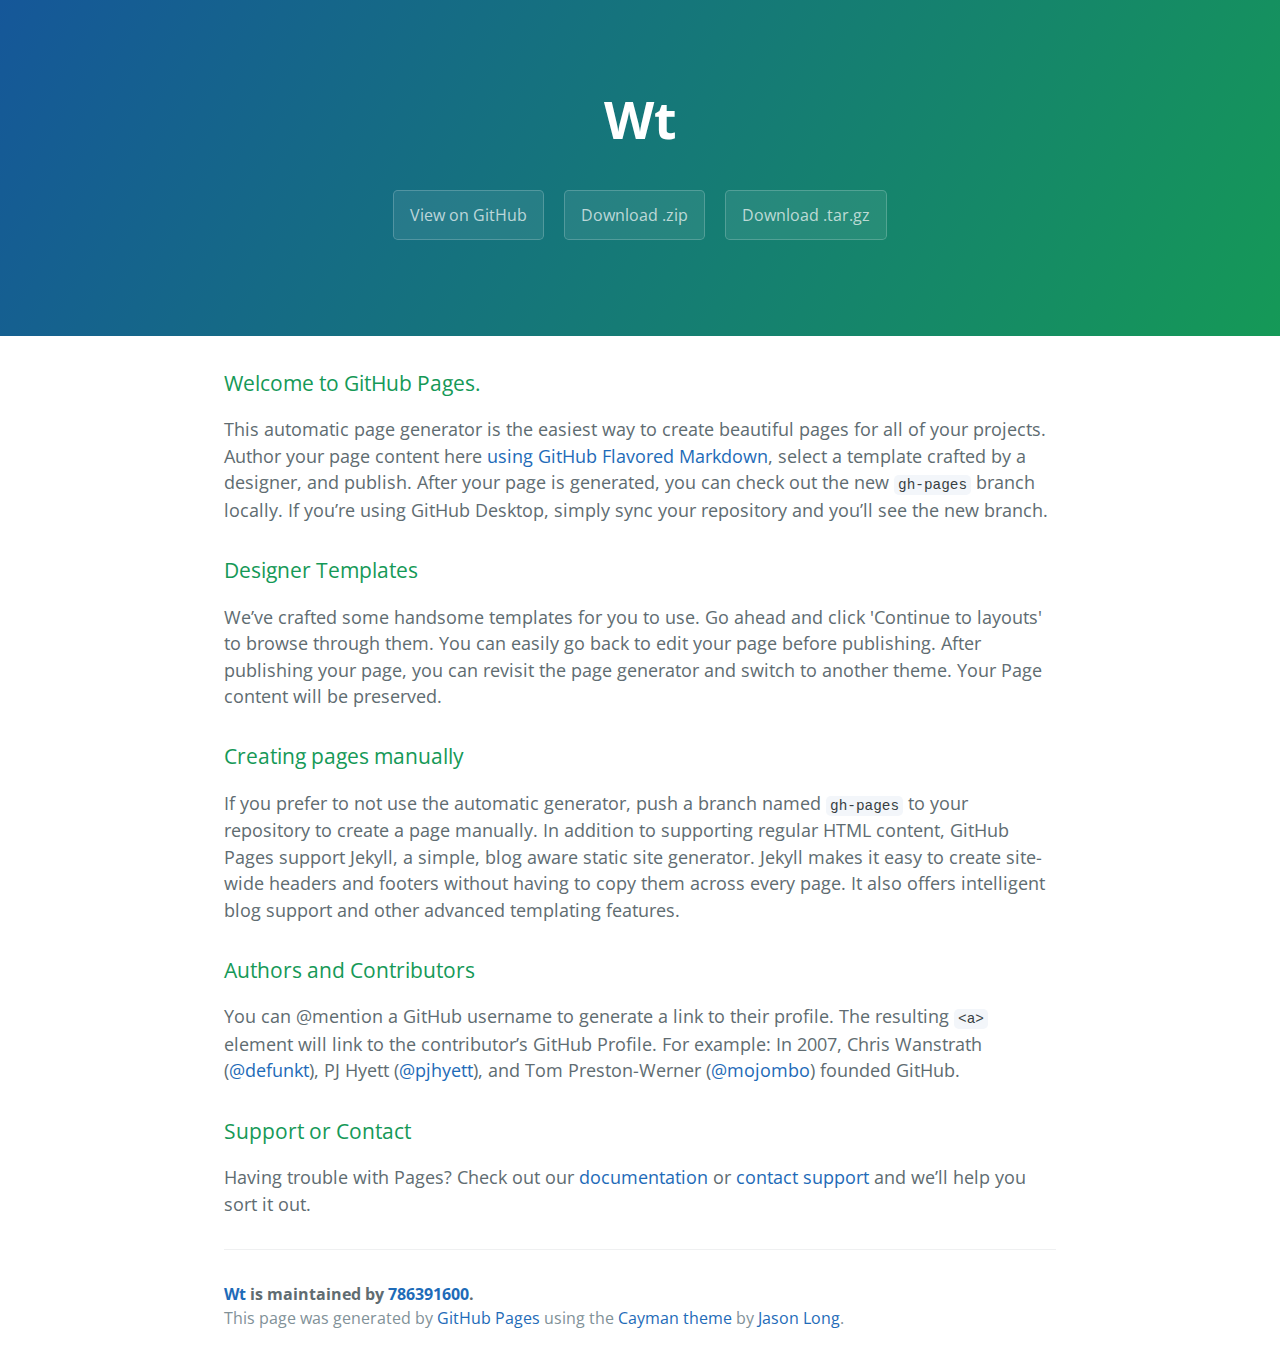
<file: index.html>
<!DOCTYPE html>
<html lang="en-us">
  <head>
    <meta charset="UTF-8">
    <title>Wt by 786391600</title>
    <meta name="viewport" content="width=device-width, initial-scale=1">
    <link rel="stylesheet" type="text/css" href="stylesheets/normalize.css" media="screen">
    <link href='https://fonts.googleapis.com/css?family=Open+Sans:400,700' rel='stylesheet' type='text/css'>
    <link rel="stylesheet" type="text/css" href="stylesheets/stylesheet.css" media="screen">
    <link rel="stylesheet" type="text/css" href="stylesheets/github-light.css" media="screen">
  </head>
  <body>
    <section class="page-header">
      <h1 class="project-name">Wt</h1>
      <h2 class="project-tagline"></h2>
      <a href="https://github.com/786391600/wt" class="btn">View on GitHub</a>
      <a href="https://github.com/786391600/wt/zipball/master" class="btn">Download .zip</a>
      <a href="https://github.com/786391600/wt/tarball/master" class="btn">Download .tar.gz</a>
    </section>

    <section class="main-content">
      <h3>
<a id="welcome-to-github-pages" class="anchor" href="#welcome-to-github-pages" aria-hidden="true"><span aria-hidden="true" class="octicon octicon-link"></span></a>Welcome to GitHub Pages.</h3>

<p>This automatic page generator is the easiest way to create beautiful pages for all of your projects. Author your page content here <a href="https://guides.github.com/features/mastering-markdown/">using GitHub Flavored Markdown</a>, select a template crafted by a designer, and publish. After your page is generated, you can check out the new <code>gh-pages</code> branch locally. If you’re using GitHub Desktop, simply sync your repository and you’ll see the new branch.</p>

<h3>
<a id="designer-templates" class="anchor" href="#designer-templates" aria-hidden="true"><span aria-hidden="true" class="octicon octicon-link"></span></a>Designer Templates</h3>

<p>We’ve crafted some handsome templates for you to use. Go ahead and click 'Continue to layouts' to browse through them. You can easily go back to edit your page before publishing. After publishing your page, you can revisit the page generator and switch to another theme. Your Page content will be preserved.</p>

<h3>
<a id="creating-pages-manually" class="anchor" href="#creating-pages-manually" aria-hidden="true"><span aria-hidden="true" class="octicon octicon-link"></span></a>Creating pages manually</h3>

<p>If you prefer to not use the automatic generator, push a branch named <code>gh-pages</code> to your repository to create a page manually. In addition to supporting regular HTML content, GitHub Pages support Jekyll, a simple, blog aware static site generator. Jekyll makes it easy to create site-wide headers and footers without having to copy them across every page. It also offers intelligent blog support and other advanced templating features.</p>

<h3>
<a id="authors-and-contributors" class="anchor" href="#authors-and-contributors" aria-hidden="true"><span aria-hidden="true" class="octicon octicon-link"></span></a>Authors and Contributors</h3>

<p>You can @mention a GitHub username to generate a link to their profile. The resulting <code>&lt;a&gt;</code> element will link to the contributor’s GitHub Profile. For example: In 2007, Chris Wanstrath (<a href="https://github.com/defunkt" class="user-mention">@defunkt</a>), PJ Hyett (<a href="https://github.com/pjhyett" class="user-mention">@pjhyett</a>), and Tom Preston-Werner (<a href="https://github.com/mojombo" class="user-mention">@mojombo</a>) founded GitHub.</p>

<h3>
<a id="support-or-contact" class="anchor" href="#support-or-contact" aria-hidden="true"><span aria-hidden="true" class="octicon octicon-link"></span></a>Support or Contact</h3>

<p>Having trouble with Pages? Check out our <a href="https://help.github.com/pages">documentation</a> or <a href="https://github.com/contact">contact support</a> and we’ll help you sort it out.</p>

      <footer class="site-footer">
        <span class="site-footer-owner"><a href="https://github.com/786391600/wt">Wt</a> is maintained by <a href="https://github.com/786391600">786391600</a>.</span>

        <span class="site-footer-credits">This page was generated by <a href="https://pages.github.com">GitHub Pages</a> using the <a href="https://github.com/jasonlong/cayman-theme">Cayman theme</a> by <a href="https://twitter.com/jasonlong">Jason Long</a>.</span>
      </footer>

    </section>

  
  </body>
</html>
</file>
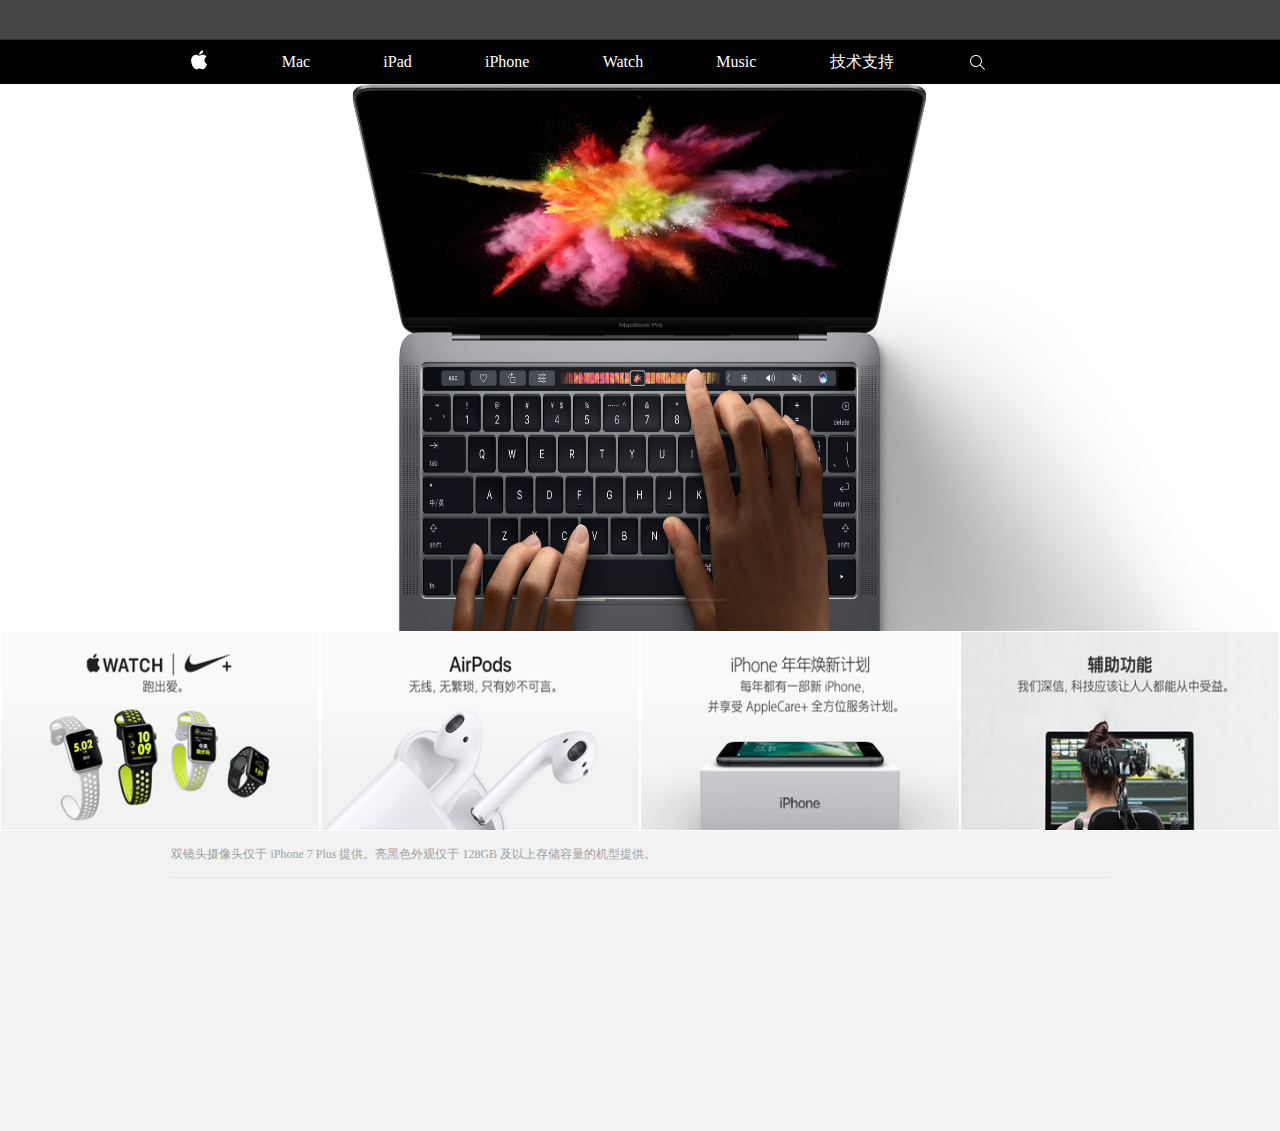
<file: w1607-11.7-master/w1607-11.7-master/index.html>
<!doctype html>
<html lang="en">
<head>
    <meta charset="UTF-8">
    <title>Apple(中国)-官方网站</title>
    <link rel="stylesheet" href="css/index.css">
    <link rel="stylesheet" href="css/less.css">
    <script src="js/jquery1.js"></script>
</head>
<script>
   $(function () {

       $('.banner .b-img').css('left','100%').eq(0).css('left',0);
       $('.banner-fk li').eq(0).css('opacity','0.5');
       var now=0;
       var next=0;
       var felg=true
      function sport(obj) {
          if(!felg){
              return false;
          }
          if(obj=='left'){

              next++;
              felg=false;
              if(next>=$('.banner .b-img').length){
                  next=0;
              }
              $('.banner .b-img').eq(now).css('left',0).end().eq(next).css('left','100%');
              $('.banner-fk li').eq(now).css('opacity','0.5').end().eq(next).css('opacity','0.1');
              $('.banner-fk li').eq(now).animate({opacity:'0.1'},1000).end().eq(next).animate({opacity:'0.5'},1000);
              $('.banner .b-img').eq(now).animate({left:'-100%'},1000).end().eq(next).animate({left:0},1000,function(){
                  felg=true;
              });
              now=next;
          }else if(obj=='right'){
              next--;
              felg=false;
              if(next<0){
                  next=$('.banner .b-img').length-1;
              }
              $('.banner .b-img').eq(now).css('left',0).end().eq(next).css('left','-100%');
              $('.banner .b-img').eq(now).animate({left:'100%'},1000).end().eq(next).animate({left:0},1000,function(){
                  felg=true;
              });
              $('.banner-fk li').eq(now).css('opacity','0.5').end().eq(next).css('opacity','0.1');
              $('.banner-fk li').eq(now).animate({opacity:'0.1'},1000).end().eq(next).animate({opacity:'0.5'},1000);
              now=next;
          }
      }
       $('.banner-left').click(function () {
           sport('right');
       })
       $('.banner-right').click(function () {
           sport('left');
       })
       $(window).resize(function () {


       })

   })
</script>
<style>
    body{
        padding:0px;
        margin: 0px;
    }
    .header{
        width: 100%;
        height:84px;
        float: left;
    }
    .header-gg{
        width: 100%;
        height:40px;
        background: #444444;
        border-bottom: 1px solid #333333;
    }
    .header-nav{
        width:100%;
        height:44px;
        background: black;
    }
    .header-nav-con{
        width: 73.2%;
        height:100%;
        background: black;
        margin: 0 auto;
    }
    ul{
        list-style: none;
        padding: 0;
        margin: 0;
        width: 100%;
        height:100%;
    }
    .header-nav-con li{
        float: left;
        height: 100%;
        line-height:43px;
        padding-left: 17px;
        padding-right: 6%;
    }

    @media screen and (min-width:600px) and (max-width: 1200px) {
        .header-nav-con li{
            float: left;
            height: 100%;
            line-height:43px;
            padding-left: 17px;
            padding-right: 3%;
        }
    }

    .header-nav-con span{
        color:white;
        cursor: pointer;
        opacity: 1;
        transition: opacity 0.5s;
    }
    .header-nav-con span:hover{
        opacity: 0.6;
        transition: opacity 0.5s ease-in;
    }
    .header-nav-con img{
        opacity: 1;
        transition: opacity 0.5s;
        cursor: pointer;
    }
    .header-nav-con img:hover{
        opacity: 0.6;
        transition: opacity 0.5s ease-in;
    }
    .banner{
        height: 547px;
        background: red;
        overflow: hidden;
        position: relative;

    }
    .banner ul{
       width: 100%;  
        height:100%;
        position: relative;
        
    }
    .banner li{
        width: 100%;
        height:100%;
        background: pink;
        float: left;
        position: absolute;
        text-align: center;
        z-index: 10;
    }
    .banner a{
        display: block;
        width: 100%;
        height:100%;
    }
    .banner img{
        height:100%;
        width:100%;
    }
    .banner-left{
        position: absolute;
        z-index: 20;
        width: 100px;
        height:100%;
        left: 0;
        top:0;
        cursor: pointer;
        opacity: 0;
        transition: opacity 1s;
    }
    .banner-left:hover{
        opacity: 1;
        transition: opacity 1s;
    }
    .banner-left:before{
        content: "<";
        color:#666666;
        font-size: 30px;
        font-weight: bold;
        font-family: 'Apple Icons';
        display: block;
        width:65px;
        height:65px;
        background: #F5F5F5;
        text-align: center;
        line-height: 65px;
        border-radius: 50%;
        position: absolute;
        top: 0;
        bottom: 0;
        margin: auto 0;
        left: 20px;
    }
    .banner-right{
        position: absolute;
        z-index: 20;
        width: 100px;
        height:100%;
        right: 0;
        top:0;
        cursor: pointer;
        opacity: 0;
        transition: opacity 1s;
    }
    .banner-right:before{
        content: ">";
        color:#666666;
        font-size: 30px;
        font-weight: bold;
        font-family: 'Apple Icons';
        display: block;
        width:65px;
        height:65px;
        background: #F5F5F5;
        text-align: center;
        line-height: 65px;
        border-radius: 50%;
        position: absolute;
        top: 0;
        bottom: 0;
        margin: auto 0;
        right: 20px;
    }
    .banner-right:hover{
        opacity: 1;
        transition: opacity 1s;
    }
    .banner .banner-fk{
        position: absolute;
        width: 180px;
        height:2px;
        left: 0;
        right:0;
        margin: 0 auto;
        z-index: 20;
        display: block;
        bottom:30px;

    }
    .banner-fk li{
      width: 50px;
        height:100%;
        margin: 0 5px 0;
        float: left;
        position: relative;
        background:#ccc;
        opacity: 0.1;

    }


        .zs{
            height:800px;
            background: red;

        }
        .row{
            height:100%;
        }
        .row div{
            height: 200px;
            border: 1px solid white;
            float: left;
        }
        .row img{
            width: 100%;
            height:100%;
        }
    .banner .three-img{
        height:100%;
        width:100%;
        margin-top: 0px

    }
    .lj{
        height:300px;
        background: #F2F2F2;
    }

    @media screen and (min-width: 800px){
        .zs{
            height: 400px;
            background: yellow;
        }
        .row div{
            height: 200px;
            border: 1px solid white;
            float: left;
        }
        .banner img:nth-of-type(3){
            display: none;
        }
        .banner .three-img{
            height:auto;
            width:100%;
            margin-top: 0px

        }
    }
    @media screen and (min-width: 1000px){
        .zs{
            height: 200px;
            background: yellow;
        }
        .row div{
            height: 200px;
            border: 1px solid white;
            float: left;
        }
        .banner .three-img{
            height:auto;
            width:100%;
            margin-top: -300px

        }
        .lj-con{
            width: 73.222222%;
            height: 100%;
            background: #F2F2F2;
            margin: 0 auto;
        }
        .lj-con-t{
            height:47px;
            border-bottom: 1px solid #E3E3E3;
            font-size: 12px;
            line-height: 47px;
            color: #9EA1A4;
        }
    }


</style>
<body>
<div class="header">
    <div class="header-gg">

    </div>
    <div class="header-nav">
        <div class="header-nav-con">
            <ul>
                <li><img src="img/apple.svg" alt=""></li>
                <li><span>Mac</span></li>
                <li><span>iPad</span></li>
                <li><span>iPhone</span></li>
                <li><span>Watch</span></li>
                <li><span>Music</span></li>
                <li><span>技术支持</span></li>
                <li><img src="img/serch.svg" alt=""></li>
                <li><img src="img/bao.svg" alt=""></li>
            </ul>
        </div>
    </div>
</div>
<div class="col-l-12 col-s-12 col-m-12 banner container-fluid">
    <ul>
        <li class="b-img"><a href="#"><img src="img/banner2.jpg" alt=""></a></li>
        <li class="b-img"><a href="#"><img src="img/banner1.jpg" alt=""></a></li>
        <li class="b-img"><a href="#"><img src="img/banner3.jpg" alt=""  class="three-img"></a></li>
    </ul>
    <ul class="banner-fk">
        <li></li>
        <li></li>
        <li></li>
    </ul>
    <div class="banner-left">

    </div>
    <div class="banner-right"></div>
</div>
<div class="zs container-fluid">
    <div class="row">
        <div class="col-l-3 col-m-6 col-s-12"><img src="img/zs1.jpg" alt=""></div>
        <div class="col-l-3 col-m-6 col-s-12"><img src="img/zs2.jpg" alt=""></div>
        <div class="col-l-3 col-m-6 col-s-12"><img src="img/zs3.jpg" alt=""></div>
        <div class="col-l-3 col-m-6 col-s-12"><img src="img/zs4.jpg" alt=""></div>
    </div>
</div>
<div class="lj container-fluid">
    <div class="lj-con">
        <div class="lj-con-t">
            双镜头摄像头仅于 iPhone 7 Plus  提供。亮黑色外观仅于 128GB 及以上存储容量的机型提供。
        </div>
        <div class="lj-con-b">

        </div>
    </div>
</div>
</body>
</html>
</file>
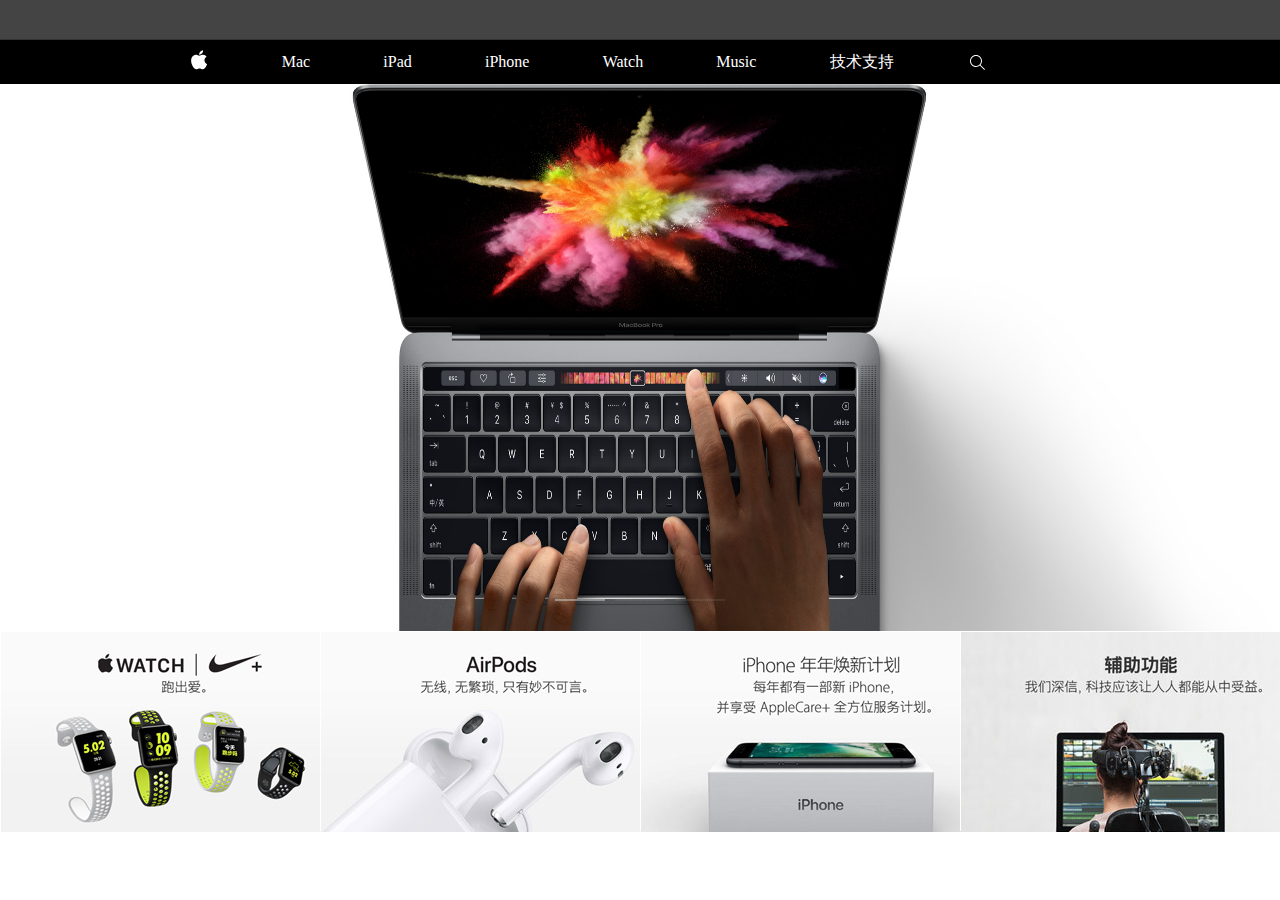
<file: w1607-11.7-wt/w1607-11.7-master/index.html>
<!doctype html>
<html lang="en">
<head>
    <meta charset="UTF-8">
    <title>Apple(中国)-官方网站</title>
    <link rel="stylesheet" href="css/index.css">
    <link rel="stylesheet" href="css/less.css">
    <script src="js/jquery1.js"></script>
</head>
<script>
   $(function () {

       $('.banner .b-img').css('left','100%').eq(0).css('left',0);
       $('.banner-fk li').eq(0).css('opacity','0.5');
       var now=0;
       var next=0;
       var felg=true
      function sport(obj) {
          if(!felg){
              return false;
          }
          if(obj=='left'){

              next++;
              felg=false;
              if(next>=$('.banner .b-img').length){
                  next=0;
              }
              $('.banner .b-img').eq(now).css('left',0).end().eq(next).css('left','100%');
              $('.banner-fk li').eq(now).css('opacity','0.5').end().eq(next).css('opacity','0.1');
              $('.banner-fk li').eq(now).animate({opacity:'0.1'},1000).end().eq(next).animate({opacity:'0.5'},1000);
              $('.banner .b-img').eq(now).animate({left:'-100%'},1000).end().eq(next).animate({left:0},1000,function(){
                  felg=true;
              });
              now=next;
          }else if(obj=='right'){
              next--;
              felg=false;
              if(next<0){
                  next=$('.banner .b-img').length-1;
              }
              $('.banner .b-img').eq(now).css('left',0).end().eq(next).css('left','-100%');
              $('.banner .b-img').eq(now).animate({left:'100%'},1000).end().eq(next).animate({left:0},1000,function(){
                  felg=true;
              });
              $('.banner-fk li').eq(now).css('opacity','0.5').end().eq(next).css('opacity','0.1');
              $('.banner-fk li').eq(now).animate({opacity:'0.1'},1000).end().eq(next).animate({opacity:'0.5'},1000);
              now=next;
          }
      }
       $('.banner-left').click(function () {
           sport('right');
       })
       $('.banner-right').click(function () {
           sport('left');
       })


   })
</script>
<style>
    body{
        padding:0px;
        margin: 0px;
    }
    .header{
        width: 100%;
        height:84px;
        float: left;
    }
    .header-gg{
        width: 100%;
        height:40px;
        background: #444444;
        border-bottom: 1px solid #333333;
    }
    .header-nav{
        width:100%;
        height:44px;
        background: black;
    }
    .header-nav-con{
        width: 73.2%;
        height:100%;
        background: black;
        margin: 0 auto;
    }
    ul{
        list-style: none;
        padding: 0;
        margin: 0;
        width: 100%;
        height:100%;
    }
    .header-nav-con li{
        float: left;
        height: 100%;
        line-height:43px;
        padding-left: 17px;
        padding-right: 6%;
    }

    @media screen and (min-width:600px) and (max-width: 1200px) {
        .header-nav-con li{
            float: left;
            height: 100%;
            line-height:43px;
            padding-left: 17px;
            padding-right: 3%;
        }
    }

    .header-nav-con span{
        color:white;
        cursor: pointer;
        opacity: 1;
        transition: opacity 0.5s;
    }
    .header-nav-con span:hover{
        opacity: 0.6;
        transition: opacity 0.5s ease-in;
    }
    .header-nav-con img{
        opacity: 1;
        transition: opacity 0.5s;
        cursor: pointer;
    }
    .header-nav-con img:hover{
        opacity: 0.6;
        transition: opacity 0.5s ease-in;
    }
    .banner{
        height: 547px;
        background: red;
        overflow: hidden;
        position: relative;

    }
    .banner ul{
       width: 100%;  
        height:100%;
        position: relative;
        
    }
    .banner li{
        width: 100%;
        height:100%;
        background: pink;
        float: left;
        position: absolute;
        text-align: center;
        z-index: 10;
    }
    .banner a{
        display: block;
        width: 100%;
        height:100%;
    }
    .banner img{
        height:100%;
        width:100%;
    }
    .banner-left{
        position: absolute;
        z-index: 20;
        width: 100px;
        height:100%;
        left: 0;
        top:0;
        cursor: pointer;
        opacity: 0;
        transition: opacity 1s;
    }
    .banner-left:hover{
        opacity: 1;
        transition: opacity 1s;
    }
    .banner-left:before{
        content: "<";
        color:#666666;
        font-size: 30px;
        font-weight: bold;
        font-family: 'Apple Icons';
        display: block;
        width:65px;
        height:65px;
        background: #F5F5F5;
        text-align: center;
        line-height: 65px;
        border-radius: 50%;
        position: absolute;
        top: 0;
        bottom: 0;
        margin: auto 0;
        left: 20px;
    }
    .banner-right{
        position: absolute;
        z-index: 20;
        width: 100px;
        height:100%;
        right: 0;
        top:0;
        cursor: pointer;
        opacity: 0;
        transition: opacity 1s;
    }
    .banner-right:before{
        content: ">";
        color:#666666;
        font-size: 30px;
        font-weight: bold;
        font-family: 'Apple Icons';
        display: block;
        width:65px;
        height:65px;
        background: #F5F5F5;
        text-align: center;
        line-height: 65px;
        border-radius: 50%;
        position: absolute;
        top: 0;
        bottom: 0;
        margin: auto 0;
        right: 20px;
    }
    .banner-right:hover{
        opacity: 1;
        transition: opacity 1s;
    }
    .banner .banner-fk{
        position: absolute;
        width: 180px;
        height:2px;
        left: 0;
        right:0;
        margin: 0 auto;
        z-index: 20;
        display: block;
        bottom:30px;

    }
    .banner-fk li{
      width: 50px;
        height:100%;
        margin: 0 5px 0;
        float: left;
        position: relative;
        background:#ccc;
        opacity: 0.1;

    }


        .zs{
            height:800px;
            background: red;

        }
        .row{
            height:100%;
        }
        .row div{
            height: 200px;
            border: 1px solid white;
            float: left;
        }

    @media screen and (min-width: 800px){
        .zs{
            height: 400px;
            background: yellow;
        }
        .row div{
            height: 200px;
            border: 1px solid white;
            float: left;
        }
    }
    @media screen and (min-width: 1000px){
        .zs{
            height: 200px;
            background: yellow;
        }
        .row div{
            height: 200px;
            border: 1px solid white;
            float: left;
        }
    }


</style>
<body>
<div class="header">
    <div class="header-gg">

    </div>
    <div class="header-nav">
        <div class="header-nav-con">
            <ul>
                <li><img src="img/apple.svg" alt=""></li>
                <li><span>Mac</span></li>
                <li><span>iPad</span></li>
                <li><span>iPhone</span></li>
                <li><span>Watch</span></li>
                <li><span>Music</span></li>
                <li><span>技术支持</span></li>
                <li><img src="img/serch.svg" alt=""></li>
                <li><img src="img/bao.svg" alt=""></li>
            </ul>
        </div>
    </div>
</div>
<div class="col-l-12 col-s-12 col-m-12 banner container-fluid">
    <ul>
        <li class="b-img"><a href="#"><img src="img/banner2.jpg" alt=""></a></li>
        <li class="b-img"><a href="#"><img src="img/banner1.jpg" alt=""></a></li>
        <li class="b-img"><a href="#"><img src="img/banner3.jpg" alt="" style="height:auto;width:100%;margin-top: -300px"></a></li>
    </ul>
    <ul class="banner-fk">
        <li></li>
        <li></li>
        <li></li>
    </ul>
    <div class="banner-left">

    </div>
    <div class="banner-right"></div>
</div>
<div class="zs container-fluid">
    <div class="row">
        <div class="col-l-3 col-m-6 col-s-12"><img src="img/zs1.jpg" alt=""></div>
        <div class="col-l-3 col-m-6 col-s-12"><img src="img/zs2.jpg" alt=""></div>
        <div class="col-l-3 col-m-6 col-s-12"><img src="img/zs3.jpg" alt=""></div>
        <div class="col-l-3 col-m-6 col-s-12"><img src="img/zs4.jpg" alt=""></div>
    </div>
</div>
</body>
</html>
</file>
<file: stylesheets/stylesheet.css>
* {
  box-sizing: border-box; }

body {
  padding: 0;
  margin: 0;
  font-family: "Open Sans", "Helvetica Neue", Helvetica, Arial, sans-serif;
  font-size: 16px;
  line-height: 1.5;
  color: #606c71; }

a {
  color: #1e6bb8;
  text-decoration: none; }
  a:hover {
    text-decoration: underline; }

.btn {
  display: inline-block;
  margin-bottom: 1rem;
  color: rgba(255, 255, 255, 0.7);
  background-color: rgba(255, 255, 255, 0.08);
  border-color: rgba(255, 255, 255, 0.2);
  border-style: solid;
  border-width: 1px;
  border-radius: 0.3rem;
  transition: color 0.2s, background-color 0.2s, border-color 0.2s; }
  .btn + .btn {
    margin-left: 1rem; }

.btn:hover {
  color: rgba(255, 255, 255, 0.8);
  text-decoration: none;
  background-color: rgba(255, 255, 255, 0.2);
  border-color: rgba(255, 255, 255, 0.3); }

@media screen and (min-width: 64em) {
  .btn {
    padding: 0.75rem 1rem; } }

@media screen and (min-width: 42em) and (max-width: 64em) {
  .btn {
    padding: 0.6rem 0.9rem;
    font-size: 0.9rem; } }

@media screen and (max-width: 42em) {
  .btn {
    display: block;
    width: 100%;
    padding: 0.75rem;
    font-size: 0.9rem; }
    .btn + .btn {
      margin-top: 1rem;
      margin-left: 0; } }

.page-header {
  color: #fff;
  text-align: center;
  background-color: #159957;
  background-image: linear-gradient(120deg, #155799, #159957); }

@media screen and (min-width: 64em) {
  .page-header {
    padding: 5rem 6rem; } }

@media screen and (min-width: 42em) and (max-width: 64em) {
  .page-header {
    padding: 3rem 4rem; } }

@media screen and (max-width: 42em) {
  .page-header {
    padding: 2rem 1rem; } }

.project-name {
  margin-top: 0;
  margin-bottom: 0.1rem; }

@media screen and (min-width: 64em) {
  .project-name {
    font-size: 3.25rem; } }

@media screen and (min-width: 42em) and (max-width: 64em) {
  .project-name {
    font-size: 2.25rem; } }

@media screen and (max-width: 42em) {
  .project-name {
    font-size: 1.75rem; } }

.project-tagline {
  margin-bottom: 2rem;
  font-weight: normal;
  opacity: 0.7; }

@media screen and (min-width: 64em) {
  .project-tagline {
    font-size: 1.25rem; } }

@media screen and (min-width: 42em) and (max-width: 64em) {
  .project-tagline {
    font-size: 1.15rem; } }

@media screen and (max-width: 42em) {
  .project-tagline {
    font-size: 1rem; } }

.main-content :first-child {
  margin-top: 0; }
.main-content img {
  max-width: 100%; }
.main-content h1, .main-content h2, .main-content h3, .main-content h4, .main-content h5, .main-content h6 {
  margin-top: 2rem;
  margin-bottom: 1rem;
  font-weight: normal;
  color: #159957; }
.main-content p {
  margin-bottom: 1em; }
.main-content code {
  padding: 2px 4px;
  font-family: Consolas, "Liberation Mono", Menlo, Courier, monospace;
  font-size: 0.9rem;
  color: #383e41;
  background-color: #f3f6fa;
  border-radius: 0.3rem; }
.main-content pre {
  padding: 0.8rem;
  margin-top: 0;
  margin-bottom: 1rem;
  font: 1rem Consolas, "Liberation Mono", Menlo, Courier, monospace;
  color: #567482;
  word-wrap: normal;
  background-color: #f3f6fa;
  border: solid 1px #dce6f0;
  border-radius: 0.3rem; }
  .main-content pre > code {
    padding: 0;
    margin: 0;
    font-size: 0.9rem;
    color: #567482;
    word-break: normal;
    white-space: pre;
    background: transparent;
    border: 0; }
.main-content .highlight {
  margin-bottom: 1rem; }
  .main-content .highlight pre {
    margin-bottom: 0;
    word-break: normal; }
.main-content .highlight pre, .main-content pre {
  padding: 0.8rem;
  overflow: auto;
  font-size: 0.9rem;
  line-height: 1.45;
  border-radius: 0.3rem; }
.main-content pre code, .main-content pre tt {
  display: inline;
  max-width: initial;
  padding: 0;
  margin: 0;
  overflow: initial;
  line-height: inherit;
  word-wrap: normal;
  background-color: transparent;
  border: 0; }
  .main-content pre code:before, .main-content pre code:after, .main-content pre tt:before, .main-content pre tt:after {
    content: normal; }
.main-content ul, .main-content ol {
  margin-top: 0; }
.main-content blockquote {
  padding: 0 1rem;
  margin-left: 0;
  color: #819198;
  border-left: 0.3rem solid #dce6f0; }
  .main-content blockquote > :first-child {
    margin-top: 0; }
  .main-content blockquote > :last-child {
    margin-bottom: 0; }
.main-content table {
  display: block;
  width: 100%;
  overflow: auto;
  word-break: normal;
  word-break: keep-all; }
  .main-content table th {
    font-weight: bold; }
  .main-content table th, .main-content table td {
    padding: 0.5rem 1rem;
    border: 1px solid #e9ebec; }
.main-content dl {
  padding: 0; }
  .main-content dl dt {
    padding: 0;
    margin-top: 1rem;
    font-size: 1rem;
    font-weight: bold; }
  .main-content dl dd {
    padding: 0;
    margin-bottom: 1rem; }
.main-content hr {
  height: 2px;
  padding: 0;
  margin: 1rem 0;
  background-color: #eff0f1;
  border: 0; }

@media screen and (min-width: 64em) {
  .main-content {
    max-width: 64rem;
    padding: 2rem 6rem;
    margin: 0 auto;
    font-size: 1.1rem; } }

@media screen and (min-width: 42em) and (max-width: 64em) {
  .main-content {
    padding: 2rem 4rem;
    font-size: 1.1rem; } }

@media screen and (max-width: 42em) {
  .main-content {
    padding: 2rem 1rem;
    font-size: 1rem; } }

.site-footer {
  padding-top: 2rem;
  margin-top: 2rem;
  border-top: solid 1px #eff0f1; }

.site-footer-owner {
  display: block;
  font-weight: bold; }

.site-footer-credits {
  color: #819198; }

@media screen and (min-width: 64em) {
  .site-footer {
    font-size: 1rem; } }

@media screen and (min-width: 42em) and (max-width: 64em) {
  .site-footer {
    font-size: 1rem; } }

@media screen and (max-width: 42em) {
  .site-footer {
    font-size: 0.9rem; } }
</file>
<file: stylesheets/github-light.css>
/*
The MIT License (MIT)

Copyright (c) 2016 GitHub, Inc.

Permission is hereby granted, free of charge, to any person obtaining a copy
of this software and associated documentation files (the "Software"), to deal
in the Software without restriction, including without limitation the rights
to use, copy, modify, merge, publish, distribute, sublicense, and/or sell
copies of the Software, and to permit persons to whom the Software is
furnished to do so, subject to the following conditions:

The above copyright notice and this permission notice shall be included in all
copies or substantial portions of the Software.

THE SOFTWARE IS PROVIDED "AS IS", WITHOUT WARRANTY OF ANY KIND, EXPRESS OR
IMPLIED, INCLUDING BUT NOT LIMITED TO THE WARRANTIES OF MERCHANTABILITY,
FITNESS FOR A PARTICULAR PURPOSE AND NONINFRINGEMENT. IN NO EVENT SHALL THE
AUTHORS OR COPYRIGHT HOLDERS BE LIABLE FOR ANY CLAIM, DAMAGES OR OTHER
LIABILITY, WHETHER IN AN ACTION OF CONTRACT, TORT OR OTHERWISE, ARISING FROM,
OUT OF OR IN CONNECTION WITH THE SOFTWARE OR THE USE OR OTHER DEALINGS IN THE
SOFTWARE.

*/

.pl-c /* comment */ {
  color: #969896;
}

.pl-c1 /* constant, variable.other.constant, support, meta.property-name, support.constant, support.variable, meta.module-reference, markup.raw, meta.diff.header */,
.pl-s .pl-v /* string variable */ {
  color: #0086b3;
}

.pl-e /* entity */,
.pl-en /* entity.name */ {
  color: #795da3;
}

.pl-smi /* variable.parameter.function, storage.modifier.package, storage.modifier.import, storage.type.java, variable.other */,
.pl-s .pl-s1 /* string source */ {
  color: #333;
}

.pl-ent /* entity.name.tag */ {
  color: #63a35c;
}

.pl-k /* keyword, storage, storage.type */ {
  color: #a71d5d;
}

.pl-s /* string */,
.pl-pds /* punctuation.definition.string, string.regexp.character-class */,
.pl-s .pl-pse .pl-s1 /* string punctuation.section.embedded source */,
.pl-sr /* string.regexp */,
.pl-sr .pl-cce /* string.regexp constant.character.escape */,
.pl-sr .pl-sre /* string.regexp source.ruby.embedded */,
.pl-sr .pl-sra /* string.regexp string.regexp.arbitrary-repitition */ {
  color: #183691;
}

.pl-v /* variable */ {
  color: #ed6a43;
}

.pl-id /* invalid.deprecated */ {
  color: #b52a1d;
}

.pl-ii /* invalid.illegal */ {
  color: #f8f8f8;
  background-color: #b52a1d;
}

.pl-sr .pl-cce /* string.regexp constant.character.escape */ {
  font-weight: bold;
  color: #63a35c;
}

.pl-ml /* markup.list */ {
  color: #693a17;
}

.pl-mh /* markup.heading */,
.pl-mh .pl-en /* markup.heading entity.name */,
.pl-ms /* meta.separator */ {
  font-weight: bold;
  color: #1d3e81;
}

.pl-mq /* markup.quote */ {
  color: #008080;
}

.pl-mi /* markup.italic */ {
  font-style: italic;
  color: #333;
}

.pl-mb /* markup.bold */ {
  font-weight: bold;
  color: #333;
}

.pl-md /* markup.deleted, meta.diff.header.from-file */ {
  color: #bd2c00;
  background-color: #ffecec;
}

.pl-mi1 /* markup.inserted, meta.diff.header.to-file */ {
  color: #55a532;
  background-color: #eaffea;
}

.pl-mdr /* meta.diff.range */ {
  font-weight: bold;
  color: #795da3;
}

.pl-mo /* meta.output */ {
  color: #1d3e81;
}
</file>
<file: w1607-11.7-master/w1607-11.7-master/css/index.css>
.box{
    width:100px;
    height:101px;
    background: red;
}
</file>
<file: w1607-11.7-master/w1607-11.7-master/css/less.css>
* {
  box-sizing: border-box;
}
/*小屏的时候*/
.container {
  width: 600px;
  margin: auto;
}
.container > .row {
  width: 100%;
}
.container > .row:before,
.container > .row:after {
  content: "";
  display: block;
}
.container > .row:after {
  clear: both;
}
.container-fluid {
  width: 100%;
  margin: auto;
}
.container-fluid > .row {
  width: 100%;
}
.container-fluid > .row:before,
.container-fluid > .row:after {
  content: "";
  display: block;
}
.container-fluid > .row:after {
  clear: both;
}
/*最小屏*/
.container > .row > .col-s-1 {
  float: left;
  width: 8.33333333%;
}
.container-fluid > .row > .col-s-1 {
  float: left;
  width: 8.33333333%;
}
.container > .row > .col-s-2 {
  float: left;
  width: 16.66666667%;
}
.container-fluid > .row > .col-s-2 {
  float: left;
  width: 16.66666667%;
}
.container > .row > .col-s-3 {
  float: left;
  width: 25%;
}
.container-fluid > .row > .col-s-3 {
  float: left;
  width: 25%;
}
.container > .row > .col-s-4 {
  float: left;
  width: 33.33333333%;
}
.container-fluid > .row > .col-s-4 {
  float: left;
  width: 33.33333333%;
}
.container > .row > .col-s-5 {
  float: left;
  width: 41.66666667%;
}
.container-fluid > .row > .col-s-5 {
  float: left;
  width: 41.66666667%;
}
.container > .row > .col-s-6 {
  float: left;
  width: 50%;
}
.container-fluid > .row > .col-s-6 {
  float: left;
  width: 50%;
}
.container > .row > .col-s-7 {
  float: left;
  width: 58.33333333%;
}
.container-fluid > .row > .col-s-7 {
  float: left;
  width: 58.33333333%;
}
.container > .row > .col-s-8 {
  float: left;
  width: 66.66666667%;
}
.container-fluid > .row > .col-s-8 {
  float: left;
  width: 66.66666667%;
}
.container > .row > .col-s-9 {
  float: left;
  width: 75%;
}
.container-fluid > .row > .col-s-9 {
  float: left;
  width: 75%;
}
.container > .row > .col-s-10 {
  float: left;
  width: 83.33333333%;
}
.container-fluid > .row > .col-s-10 {
  float: left;
  width: 83.33333333%;
}
.container > .row > .col-s-11 {
  float: left;
  width: 91.66666667%;
}
.container-fluid > .row > .col-s-11 {
  float: left;
  width: 91.66666667%;
}
.container > .row > .col-s-12 {
  float: left;
  width: 100%;
}
.container-fluid > .row > .col-s-12 {
  float: left;
  width: 100%;
}
.col-s-hide {
  display: none;
}
/*中屏*/
@media screen and (min-width: 800px) {
  .container {
    width: 800px;
    margin: auto;
  }
  .container > .row > .col-m-1 {
    float: left;
    width: 8.33333333%;
  }
  .container-fluid > .row > .col-m-1 {
    float: left;
    width: 8.33333333%;
  }
  .container > .row > .col-m-2 {
    float: left;
    width: 16.66666667%;
  }
  .container-fluid > .row > .col-m-2 {
    float: left;
    width: 16.66666667%;
  }
  .container > .row > .col-m-3 {
    float: left;
    width: 25%;
  }
  .container-fluid > .row > .col-m-3 {
    float: left;
    width: 25%;
  }
  .container > .row > .col-m-4 {
    float: left;
    width: 33.33333333%;
  }
  .container-fluid > .row > .col-m-4 {
    float: left;
    width: 33.33333333%;
  }
  .container > .row > .col-m-5 {
    float: left;
    width: 41.66666667%;
  }
  .container-fluid > .row > .col-m-5 {
    float: left;
    width: 41.66666667%;
  }
  .container > .row > .col-m-6 {
    float: left;
    width: 50%;
  }
  .container-fluid > .row > .col-m-6 {
    float: left;
    width: 50%;
  }
  .container > .row > .col-m-7 {
    float: left;
    width: 58.33333333%;
  }
  .container-fluid > .row > .col-m-7 {
    float: left;
    width: 58.33333333%;
  }
  .container > .row > .col-m-8 {
    float: left;
    width: 66.66666667%;
  }
  .container-fluid > .row > .col-m-8 {
    float: left;
    width: 66.66666667%;
  }
  .container > .row > .col-m-9 {
    float: left;
    width: 75%;
  }
  .container-fluid > .row > .col-m-9 {
    float: left;
    width: 75%;
  }
  .container > .row > .col-m-10 {
    float: left;
    width: 83.33333333%;
  }
  .container-fluid > .row > .col-m-10 {
    float: left;
    width: 83.33333333%;
  }
  .container > .row > .col-m-11 {
    float: left;
    width: 91.66666667%;
  }
  .container-fluid > .row > .col-m-11 {
    float: left;
    width: 91.66666667%;
  }
  .container > .row > .col-m-12 {
    float: left;
    width: 100%;
  }
  .container-fluid > .row > .col-m-12 {
    float: left;
    width: 100%;
  }
  .col-s-hide {
    display: block;
  }
  .col-l-hide {
    display: block;
  }
  .col-m-hide {
    display: none;
  }
}
/*大屏*/
@media screen and (min-width: 1200px) {
  .container {
    width: 1200px;
    margin: auto;
  }
  .container > .row > .col-l-1 {
    float: left;
    width: 8.33333333%;
  }
  .container-fluid > .row > .col-l-1 {
    float: left;
    width: 8.33333333%;
  }
  .container > .row > .col-l-2 {
    float: left;
    width: 16.66666667%;
  }
  .container-fluid > .row > .col-l-2 {
    float: left;
    width: 16.66666667%;
  }
  .container > .row > .col-l-3 {
    float: left;
    width: 25%;
  }
  .container-fluid > .row > .col-l-3 {
    float: left;
    width: 25%;
  }
  .container > .row > .col-l-4 {
    float: left;
    width: 33.33333333%;
  }
  .container-fluid > .row > .col-l-4 {
    float: left;
    width: 33.33333333%;
  }
  .container > .row > .col-l-5 {
    float: left;
    width: 41.66666667%;
  }
  .container-fluid > .row > .col-l-5 {
    float: left;
    width: 41.66666667%;
  }
  .container > .row > .col-l-6 {
    float: left;
    width: 50%;
  }
  .container-fluid > .row > .col-l-6 {
    float: left;
    width: 50%;
  }
  .container > .row > .col-l-7 {
    float: left;
    width: 58.33333333%;
  }
  .container-fluid > .row > .col-l-7 {
    float: left;
    width: 58.33333333%;
  }
  .container > .row > .col-l-8 {
    float: left;
    width: 66.66666667%;
  }
  .container-fluid > .row > .col-l-8 {
    float: left;
    width: 66.66666667%;
  }
  .container > .row > .col-l-9 {
    float: left;
    width: 75%;
  }
  .container-fluid > .row > .col-l-9 {
    float: left;
    width: 75%;
  }
  .container > .row > .col-l-10 {
    float: left;
    width: 83.33333333%;
  }
  .container-fluid > .row > .col-l-10 {
    float: left;
    width: 83.33333333%;
  }
  .container > .row > .col-l-11 {
    float: left;
    width: 91.66666667%;
  }
  .container-fluid > .row > .col-l-11 {
    float: left;
    width: 91.66666667%;
  }
  .container > .row > .col-l-12 {
    float: left;
    width: 100%;
  }
  .container-fluid > .row > .col-l-12 {
    float: left;
    width: 100%;
  }
  .col-s-hide {
    display: block;
  }
  .col-m-hide {
    display: block;
  }
  .col-l-hide {
    display: none;
  }
}
/*清除浮动*/
</file>
<file: w1607-11.7-wt/w1607-11.7-master/css/index.css>
.box{
    width:100px;
    height:100px;
    background: red;
}
</file>
<file: w1607-11.7-wt/w1607-11.7-master/css/less.css>
* {
  box-sizing: border-box;
}
/*小屏的时候*/
.container {
  width: 600px;
  margin: auto;
}
.container > .row {
  width: 100%;
}
.container > .row:before,
.container > .row:after {
  content: "";
  display: block;
}
.container > .row:after {
  clear: both;
}
.container-fluid {
  width: 100%;
  margin: auto;
}
.container-fluid > .row {
  width: 100%;
}
.container-fluid > .row:before,
.container-fluid > .row:after {
  content: "";
  display: block;
}
.container-fluid > .row:after {
  clear: both;
}
/*最小屏*/
.container > .row > .col-s-1 {
  float: left;
  width: 8.33333333%;
}
.container-fluid > .row > .col-s-1 {
  float: left;
  width: 8.33333333%;
}
.container > .row > .col-s-2 {
  float: left;
  width: 16.66666667%;
}
.container-fluid > .row > .col-s-2 {
  float: left;
  width: 16.66666667%;
}
.container > .row > .col-s-3 {
  float: left;
  width: 25%;
}
.container-fluid > .row > .col-s-3 {
  float: left;
  width: 25%;
}
.container > .row > .col-s-4 {
  float: left;
  width: 33.33333333%;
}
.container-fluid > .row > .col-s-4 {
  float: left;
  width: 33.33333333%;
}
.container > .row > .col-s-5 {
  float: left;
  width: 41.66666667%;
}
.container-fluid > .row > .col-s-5 {
  float: left;
  width: 41.66666667%;
}
.container > .row > .col-s-6 {
  float: left;
  width: 50%;
}
.container-fluid > .row > .col-s-6 {
  float: left;
  width: 50%;
}
.container > .row > .col-s-7 {
  float: left;
  width: 58.33333333%;
}
.container-fluid > .row > .col-s-7 {
  float: left;
  width: 58.33333333%;
}
.container > .row > .col-s-8 {
  float: left;
  width: 66.66666667%;
}
.container-fluid > .row > .col-s-8 {
  float: left;
  width: 66.66666667%;
}
.container > .row > .col-s-9 {
  float: left;
  width: 75%;
}
.container-fluid > .row > .col-s-9 {
  float: left;
  width: 75%;
}
.container > .row > .col-s-10 {
  float: left;
  width: 83.33333333%;
}
.container-fluid > .row > .col-s-10 {
  float: left;
  width: 83.33333333%;
}
.container > .row > .col-s-11 {
  float: left;
  width: 91.66666667%;
}
.container-fluid > .row > .col-s-11 {
  float: left;
  width: 91.66666667%;
}
.container > .row > .col-s-12 {
  float: left;
  width: 100%;
}
.container-fluid > .row > .col-s-12 {
  float: left;
  width: 100%;
}
.col-s-hide {
  display: none;
}
/*中屏*/
@media screen and (min-width: 800px) {
  .container {
    width: 800px;
    margin: auto;
  }
  .container > .row > .col-m-1 {
    float: left;
    width: 8.33333333%;
  }
  .container-fluid > .row > .col-m-1 {
    float: left;
    width: 8.33333333%;
  }
  .container > .row > .col-m-2 {
    float: left;
    width: 16.66666667%;
  }
  .container-fluid > .row > .col-m-2 {
    float: left;
    width: 16.66666667%;
  }
  .container > .row > .col-m-3 {
    float: left;
    width: 25%;
  }
  .container-fluid > .row > .col-m-3 {
    float: left;
    width: 25%;
  }
  .container > .row > .col-m-4 {
    float: left;
    width: 33.33333333%;
  }
  .container-fluid > .row > .col-m-4 {
    float: left;
    width: 33.33333333%;
  }
  .container > .row > .col-m-5 {
    float: left;
    width: 41.66666667%;
  }
  .container-fluid > .row > .col-m-5 {
    float: left;
    width: 41.66666667%;
  }
  .container > .row > .col-m-6 {
    float: left;
    width: 50%;
  }
  .container-fluid > .row > .col-m-6 {
    float: left;
    width: 50%;
  }
  .container > .row > .col-m-7 {
    float: left;
    width: 58.33333333%;
  }
  .container-fluid > .row > .col-m-7 {
    float: left;
    width: 58.33333333%;
  }
  .container > .row > .col-m-8 {
    float: left;
    width: 66.66666667%;
  }
  .container-fluid > .row > .col-m-8 {
    float: left;
    width: 66.66666667%;
  }
  .container > .row > .col-m-9 {
    float: left;
    width: 75%;
  }
  .container-fluid > .row > .col-m-9 {
    float: left;
    width: 75%;
  }
  .container > .row > .col-m-10 {
    float: left;
    width: 83.33333333%;
  }
  .container-fluid > .row > .col-m-10 {
    float: left;
    width: 83.33333333%;
  }
  .container > .row > .col-m-11 {
    float: left;
    width: 91.66666667%;
  }
  .container-fluid > .row > .col-m-11 {
    float: left;
    width: 91.66666667%;
  }
  .container > .row > .col-m-12 {
    float: left;
    width: 100%;
  }
  .container-fluid > .row > .col-m-12 {
    float: left;
    width: 100%;
  }
  .col-s-hide {
    display: block;
  }
  .col-l-hide {
    display: block;
  }
  .col-m-hide {
    display: none;
  }
}
/*大屏*/
@media screen and (min-width: 1000px) {
  .container {
    width: 1000px;
    margin: auto;
  }
  .container > .row > .col-l-1 {
    float: left;
    width: 8.33333333%;
  }
  .container-fluid > .row > .col-l-1 {
    float: left;
    width: 8.33333333%;
  }
  .container > .row > .col-l-2 {
    float: left;
    width: 16.66666667%;
  }
  .container-fluid > .row > .col-l-2 {
    float: left;
    width: 16.66666667%;
  }
  .container > .row > .col-l-3 {
    float: left;
    width: 25%;
  }
  .container-fluid > .row > .col-l-3 {
    float: left;
    width: 25%;
  }
  .container > .row > .col-l-4 {
    float: left;
    width: 33.33333333%;
  }
  .container-fluid > .row > .col-l-4 {
    float: left;
    width: 33.33333333%;
  }
  .container > .row > .col-l-5 {
    float: left;
    width: 41.66666667%;
  }
  .container-fluid > .row > .col-l-5 {
    float: left;
    width: 41.66666667%;
  }
  .container > .row > .col-l-6 {
    float: left;
    width: 50%;
  }
  .container-fluid > .row > .col-l-6 {
    float: left;
    width: 50%;
  }
  .container > .row > .col-l-7 {
    float: left;
    width: 58.33333333%;
  }
  .container-fluid > .row > .col-l-7 {
    float: left;
    width: 58.33333333%;
  }
  .container > .row > .col-l-8 {
    float: left;
    width: 66.66666667%;
  }
  .container-fluid > .row > .col-l-8 {
    float: left;
    width: 66.66666667%;
  }
  .container > .row > .col-l-9 {
    float: left;
    width: 75%;
  }
  .container-fluid > .row > .col-l-9 {
    float: left;
    width: 75%;
  }
  .container > .row > .col-l-10 {
    float: left;
    width: 83.33333333%;
  }
  .container-fluid > .row > .col-l-10 {
    float: left;
    width: 83.33333333%;
  }
  .container > .row > .col-l-11 {
    float: left;
    width: 91.66666667%;
  }
  .container-fluid > .row > .col-l-11 {
    float: left;
    width: 91.66666667%;
  }
  .container > .row > .col-l-12 {
    float: left;
    width: 100%;
  }
  .container-fluid > .row > .col-l-12 {
    float: left;
    width: 100%;
  }
  .col-s-hide {
    display: block;
  }
  .col-m-hide {
    display: block;
  }
  .col-l-hide {
    display: none;
  }
}
/*清除浮动*/
</file>
